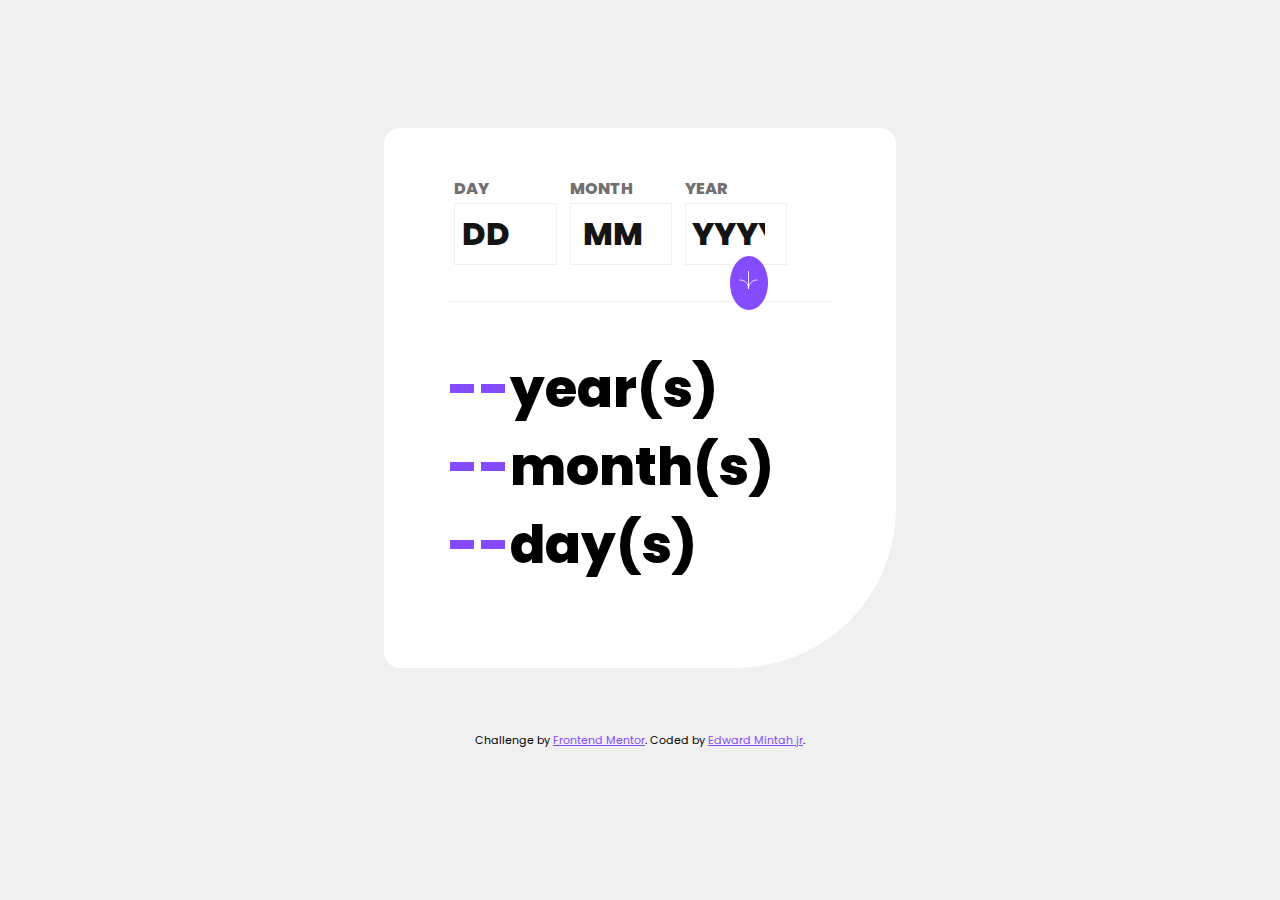
<file: age-calculator-app-main/index.html>
<!DOCTYPE html>
<html lang="en">
<head>
  <meta charset="UTF-8">
  <meta name="viewport" content="width=device-width, initial-scale=1.0"> <!-- displays site properly based on user's device -->

  <link rel="icon" type="image/png" sizes="32x32" href="./assets/images/favicon-32x32.png">
  <link rel="stylesheet" href="./calApp.css">
  
  <title>Frontend Mentor | Age calculator app</title>

  <!-- Feel free to remove these styles or customise in your own stylesheet 👍 -->
</head>
<body>
<div class="wrapper">
  <div class="container">
    <div class="input-flex">

      <div class="input-container">
        <label>Day</label>
        <input type="number" id="day" placeholder="DD">
        <small class="error-day"></small>
      </div>

      <div class="input-container">
        <label>Month</label>
        <input type="number" id="month" placeholder=" MM">
        <small class="error-month"></small>
      </div>

      <div class="input-container">
        <label>Year</label>
        <input type="number" id="year" placeholder="YYYY">
        <small class="error-year"></small>
      </div>

    </div>

    <button class="submit-btn"> <img src="./assets/images/icon-arrow.svg" alt=""></button>
  </div>

  <div class="output-div">
    <h1><span class="output-year">--</span>year(s)</h1>
    <h1><span class="output-month">--</span>month(s)</h1>
    <h1><span class="output-day">--</span>day(s)</h1>
  </div>

  </div>
  
  <div class="attribution">
    Challenge by <a href="https://www.frontendmentor.io?ref=challenge" target="_blank">Frontend Mentor</a>. 
    Coded by <a href="#">Edward  Mintah jr</a>.
  </div>
  <script src="./calApp.js"></script>
</body>
</html>
</file>
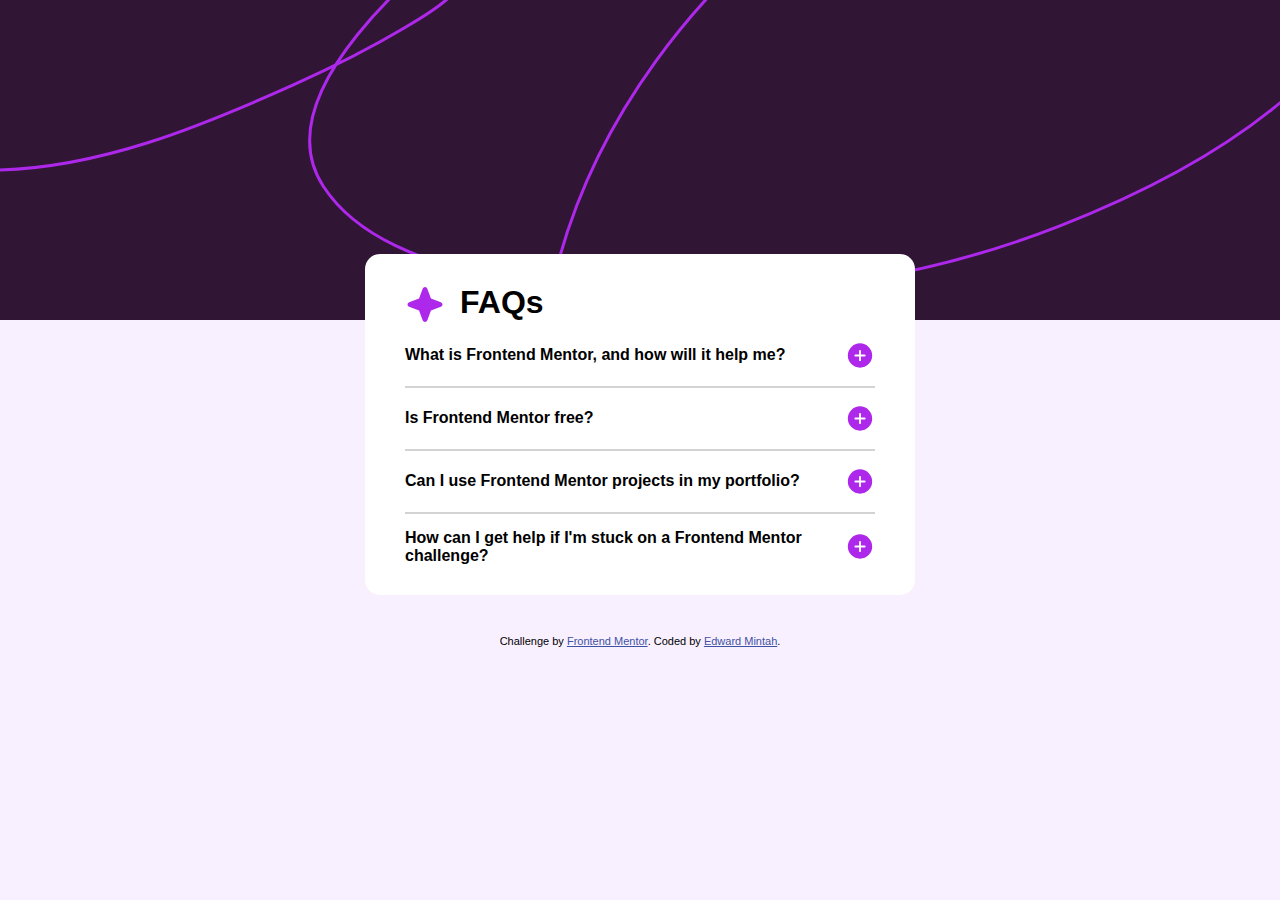
<file: faq-accordion-main/index.html>
<!DOCTYPE html>
<html lang="en">
<head>
  <meta charset="UTF-8">
  <meta name="viewport" content="width=device-width, initial-scale=1.0"> <!-- displays site properly based on user's device -->

  <link rel="icon" type="image/png" sizes="32x32" href="./assets/images/favicon-32x32.png">
  <link rel="stylesheet" href="./Style.css">
  
  <title>Frontend Mentor | FAQ accordion</title>

  
  <style>
    .attribution { font-size: 11px; text-align: center; }
    .attribution a { color: hsl(228, 45%, 44%); }
  </style>
</head>
<body>
  <div class="container">
    <div class="heading">
      <img src="./assets/images/icon-star.svg" alt="">
      <h1>FAQs</h1>
    </div>

    <div class="question">
      <h4>What is Frontend Mentor, and how will it help me?</h4>
      <img src="./assets/images/icon-plus.svg" class="plus" alt="plus">
      <img src="./assets/images/icon-minus.svg" alt="minus" class="minus hidden">
    </div>

    <p class="para hidden">
      Frontend Mentor offers realistic coding challenges to help developers improve their 
      frontend coding skills with projects in HTML, CSS, and JavaScript. It's suitable for 
      all levels and ideal for portfolio building.
    </p>

     <hr>

    <div class="question">
      <h4>Is Frontend Mentor free?</h4>
      <img src="./assets/images/icon-plus.svg" class="plus" alt="plus">
      <img src="./assets/images/icon-minus.svg" alt="minus" class="minus hidden">
    </div>

    <p class="para hidden">
      Yes, Frontend Mentor offers both free and premium coding challenges, with the free 
    option providing access to a range of projects suitable for all skill levels.
    </p>

      <hr>

    <div class="question">
      <h4>Can I use Frontend Mentor projects in my portfolio?</h4>
      <img src="./assets/images/icon-plus.svg" class="plus" alt="plus">
      <img src="./assets/images/icon-minus.svg" alt="minus" class="minus hidden">
    </div>

    <p class="para hidden">
      Yes, you can use projects completed on Frontend Mentor in your portfolio. It's an excellent
      way to showcase your skills to potential employers!
    </p>

    <hr>

    <div class="question">
      <h4>How can I get help if I'm stuck on a Frontend Mentor challenge?</h4>
      <img src="./assets/images/icon-plus.svg" class="plus" alt="plus">
      <img src="./assets/images/icon-minus.svg" alt="minus" class="minus hidden">
    </div>

    <p class="para hidden">
      The best place to get help is inside Frontend Mentor's Discord community. There's a help 
      channel where you can ask questions and seek support from other community members.
    </p>


  </div>  
  <div class="attribution">
    Challenge by <a href="https://www.frontendmentor.io?ref=challenge" target="_blank">Frontend Mentor</a>. 
    Coded by <a href="#">Edward Mintah</a>.
  </div>
  
  <script src="./Script.js"></script>
</body>
</html>
</file>
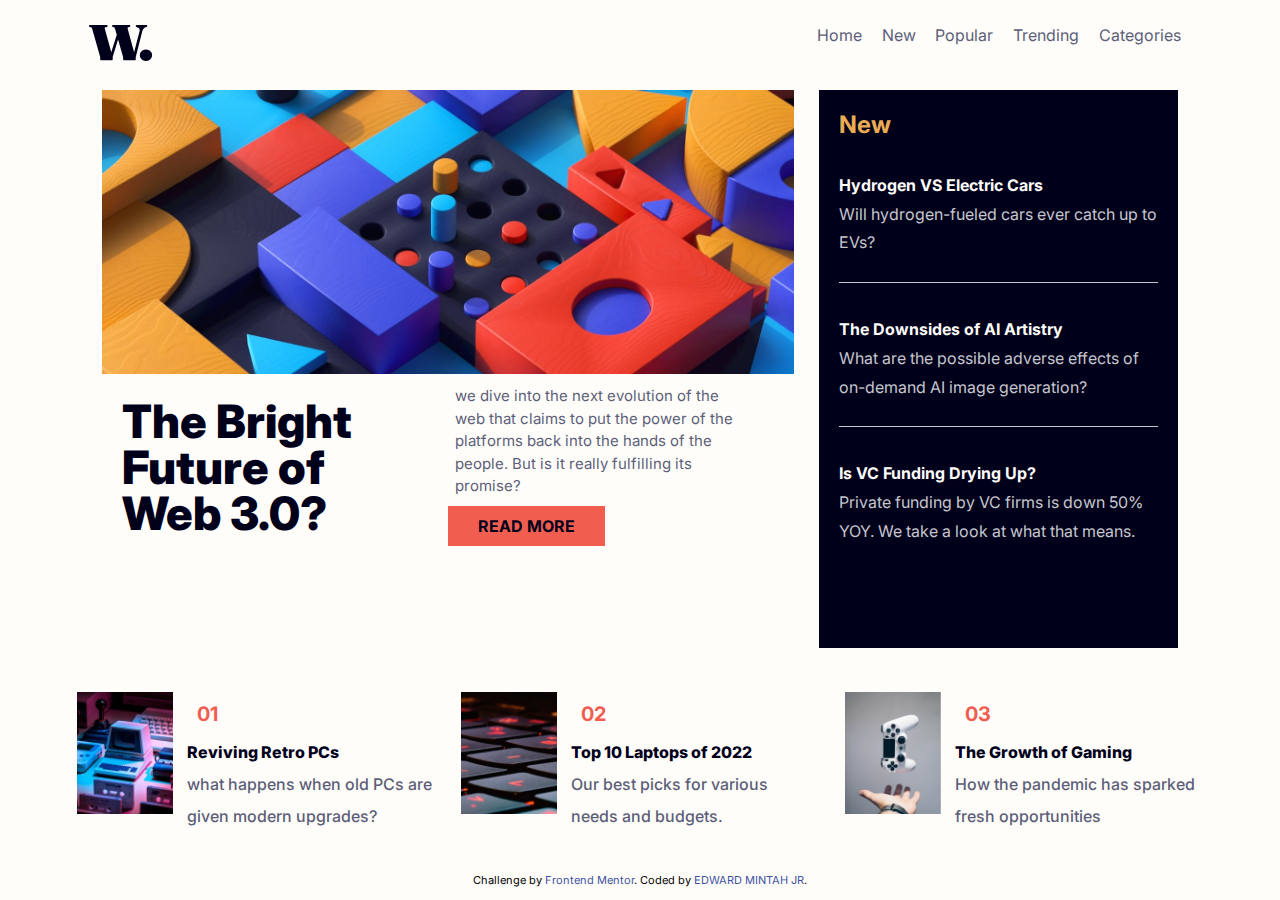
<file: homePageNews/index.html>
<!DOCTYPE html>
<html lang="en">
<head>
  <meta charset="UTF-8">
  <meta name="viewport" content="width=device-width, initial-scale=1.0"> <!-- displays site properly based on user's device -->

  <link rel="icon" type="image/png" sizes="32x32" href="./assets/images/favicon-32x32.png">
  <link rel="stylesheet" href="./newsPage.css">
  
  <title>Frontend Mentor | News homepage</title>

  <!-- Feel free to remove these styles or customise in your own stylesheet 👍 -->
  <style>
    .attribution { font-size: 11px; text-align: center; }
    .attribution a { color: hsl(228, 45%, 44%); }
  </style>
</head>
<body>
  <header>
<img src="./assets/images/logo.svg" alt="" srcset="" class="logo">
    <div class="links-close-div ">
      <div id="closeIcon-div">
        <img src="./assets/images/icon-menu-close.svg" alt="" class="close-menu-icon" id="close-menu-icon">
      </div>

      <div class="ul-links-div" id="ul-links-div">
        <nav>
          <ul>
            <li><a href="#">Home</a></li>
            <li><a href="#">New</a></li>
            <li><a href="#">Popular</a></li>
            <li><a href="#">Trending</a></li>
            <li><a href="#">Categories</a></li>
          </ul>
        </nav>
      </div>
    </div>
    <div class="menuIcon-div">
      <img src="./assets/images/icon-menu.svg" alt="" srcset="" class="menu-icon">
    </div>
  </header>

  <section> 
    <div class="container1">
      <div class="image-brightFuture-readMoreWrapper">
        <div class="image-div">
          <picture>
            <source media="(max-width:375px)" srcset="./assets/images/image-web-3-mobile.jpg">
            <img src="./assets/images/image-web-3-desktop.jpg" alt="" srcset=" ">
          </picture>
        </div>

        <div class="readMoreContainer-div">
          <div class="bright-div">
            <h3>
              The Bright Future of Web 3.0?
            </h3>
          </div>

          <div class="readMore-div">
            <p>
            we dive into the next evolution of the web that claims to put the power of the platforms back into the hands of the people. But is it really fulfilling its promise?
            </p>
            <a href="#">READ MORE</a>
          </div>

        </div>
      </div>

      <div class="newContainer-div">
        <h2>New</h2>

        <p> Hydrogen VS Electric Cars <br> <span>Will hydrogen-fueled cars ever catch up to EVs?</span></p>

        <p>The Downsides of AI Artistry <br> <span>What are the possible adverse effects of on-demand AI image generation?  </span></p>
      
        <p> Is VC Funding Drying Up? <br> <span> Private funding by VC firms is down 50% YOY. We take a look at what that means.</span></p>
      
      </div>
    </div>

    <div class="container2">
      <div class="card-div">
        <div class="img-div">
          <img src="./assets/images/image-retro-pcs.jpg" alt="" srcset="">
        </div>
        <div class="text-div">
          <p>01</p>
          <h4> <span>Reviving Retro PCs</span> <br> what happens when old PCs are given modern upgrades?
          </h4>
        </div>
      </div>
      <div class="card-div">
        <div class="img-div">
          <img src="./assets/images/image-top-laptops.jpg" alt="" srcset="">
        </div>
        <div class="text-div">
          <p>02</p>
          <h4> <span>Top 10 Laptops of 2022</span> <br> Our best picks for various <br>needs and budgets.</h4>
        </div>
      </div>
      <div class="card-div">
        <div class="img-div">
          <img src="./assets/images/image-gaming-growth.jpg" alt="" srcset="">
        </div>

        <div class="text-div">
          <p>03</p>
          <h4><span>The Growth of Gaming</span> <br> How the pandemic has sparked fresh opportunities</h4>
        </div>
      </div>
    </div>
    </div>
  </section>
  <div class="attribution">
    Challenge by <a href="https://www.frontendmentor.io?ref=challenge" target="_blank">Frontend Mentor</a>. 
    Coded by <a href="#">EDWARD MINTAH JR</a>.
  </div>
  <script src="./newsPage.js"></script>
</body>
</html>
</file>
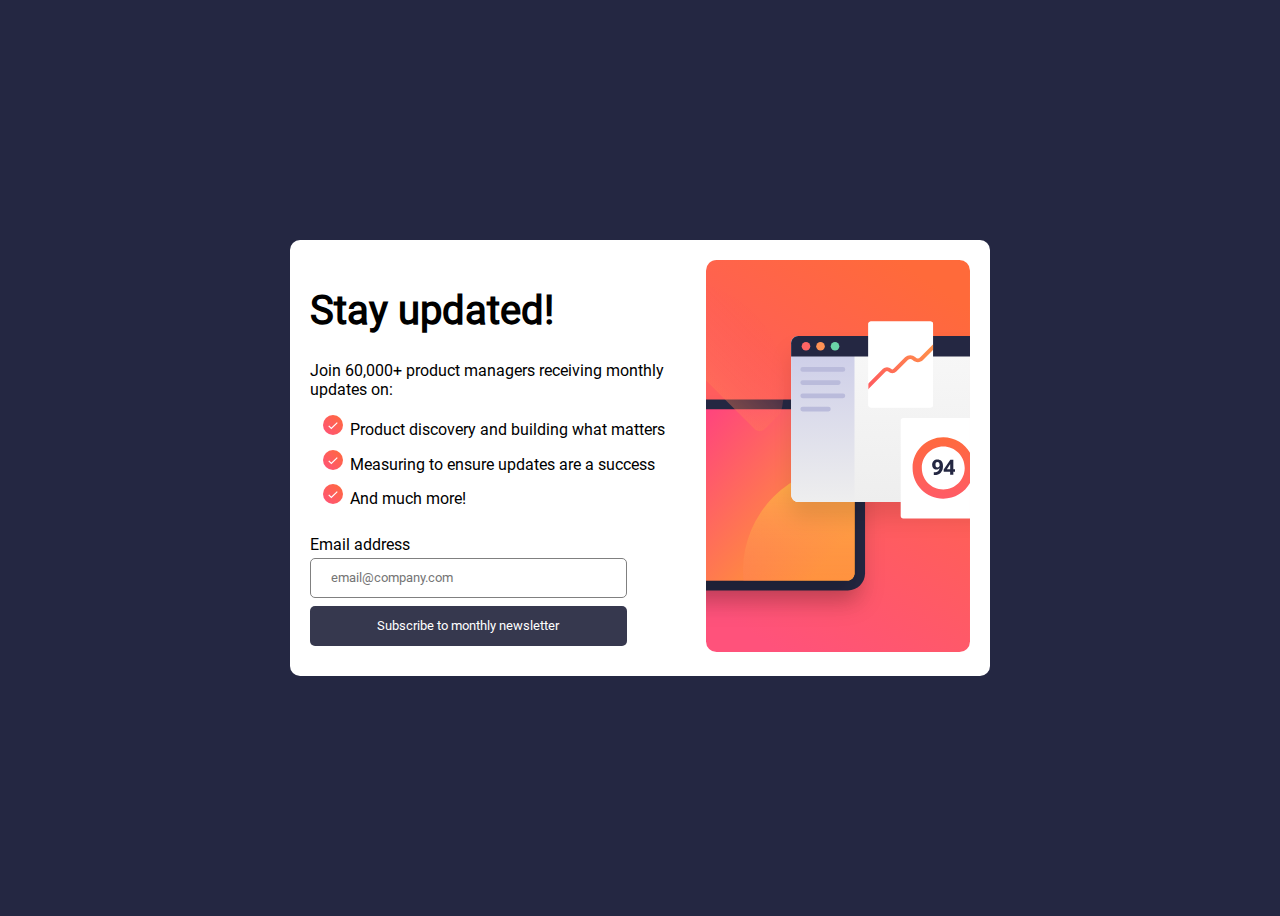
<file: newsletter-sign-up-with-success-message-main/index.html>
<!DOCTYPE html>
<html lang="en">
<head>
  <meta charset="UTF-8">
  <meta name="viewport" content="width=device-width, initial-scale=1.0"> <!-- displays site properly based on user's device -->

  <link rel="icon" type="image/png" sizes="32x32" href="./assets/images/favicon-32x32.png">
  <link rel="stylesheet" href="style.css">
  
  <title>Frontend Mentor | Newsletter sign-up form with success message</title>

  <style>
    .attribution { font-size: 11px; text-align: center; }
    .attribution a { color: hsl(228, 45%, 44%); }
  </style>
</head>
<body>
  <!-- Sign-up form start -->
  <div class="card" id="signUp">
    <div class="right">
      <h1>Stay updated!</h1>

      <p>Join 60,000+ product managers receiving monthly updates on:</p>

      <ul>
        <li>Product discovery and building what matters</li>
        <li>Measuring to ensure updates are a success</li>
        <li>And much more!</li>
      </ul>

      <form action="">

        <label for="">Email address</label>
        <input type="email" name="" id="email" placeholder="email@company.com">

        <button type="submit">Subscribe to monthly newsletter</button>
      </form>
    </div>

    <div class="left">
      <img src="./assets/images/illustration-sign-up-desktop.svg" alt="">
    </div>
  </div>
  <!-- Sign-up form end -->

  <!-- Success message start -->
  <div class="success hidden" id="Success" >
    <img src="./assets/images/icon-success.svg" class="Logo" alt="">
    <h1>Thanks for subscribing!</h1>

    <p>A confirmation email has been sent to <strong id="submitted_email"></strong>. 
    Please open it and click the button inside to confirm your subscription.</p>

    <button id="dismiss">Dismiss message</button>
  </div>
  <!-- Success message end -->
  
  <!-- <div class="attribution">
    Challenge by <a href="https://www.frontendmentor.io?ref=challenge" target="_blank">Frontend Mentor</a>. 
    Coded by <a href="#">Edward Mintah jr</a>.
  </div> -->
  <script src="./index.js"></script>
</body>
</html>
</file>
<file: age-calculator-app-main/calApp.css>
@import url('https://fonts.googleapis.com/css2?family=Poppins:ital,wght@0,100;0,200;0,300;0,400;0,500;0,600;0,700;0,800;0,900;1,100;1,200;1,300;1,400;1,500;1,600;1,700;1,800;1,900&display=swap');

*{
    font-family:Poppins;
    padding: 0;
    margin: 0;
    box-sizing: border-box;
}

:root{
--purple: hsl(259, 100%, 65%);
--light-red: hsl(0, 100%, 67%);
--white: hsl(0, 0%, 100%);
--off-white:hsl(0, 0%, 94%);
--Light-grey: hsl(0, 0%, 86%);
--Smokey-grey: hsl(0, 1%, 44%);
--Off-black: hsl(0, 0%, 8%);
}

body{
    display: flex;
    flex-direction: column;
    align-items: center;
    background-color: var(--off-white);
}

.wrapper{
    width:40vw;
    height:60vh;
    background-color: var(--white);
    border-top-left-radius: 1rem;
    border-top-right-radius: 1rem;
    border-bottom-left-radius:1rem ;
    border-bottom-right-radius: 10rem;
    padding: 3rem 4rem;
    margin-top: 8rem;
}
.container{
    width: 30vw;
    height: 14vh;
    border-bottom: 1px solid var(--off-white);
    margin-bottom: 3rem;
}
.input-flex{
    display: flex;
    flex-direction: row;
    justify-content: space-around;
    width: 27vw;
    height: 16vh;

}
.input-container{
    display: flex;
    flex-direction: column;
    width:8vw;
    height: 9vh;
    margin-bottom: 1px;
}
.input-container small{
    color: var(--light-red);
}
.input-container label{
    font-size: 1rem;
    margin-bottom: 0.1rem;
    font-weight: 800;
    color: var(--Smokey-grey);
    text-transform: uppercase;
}
.input-container input{
    width: 8vw;
    padding: 0.4rem;
    outline: none;
    border: 0.1rem solid var(--off-white);
    font-size: 32px;
    font-weight: 800;
    caret-color: var(--purple);
}

.input-container input:focus{
    box-shadow: 0 0 2px var(--purple);
}

.input-container ::placeholder{
    color: var(--Off-black);
}
button{
    width: 3vw;
    height: 6vh;
    border: none;
    border-radius: 50%;
    background-color: var(--purple);
    top: 16rem;
    position: absolute;
    right:32rem;
    cursor: pointer;
}
button:hover{
    background-color: var(--Off-black);
}
button img{
    width: 1.5vw
}
.output-div{
    width: 35vw;
    height: 33vh;
}
.output-div h1{
    font-size: 3.3rem;
    font-weight: 800;
}
.output-div h1 span{
    color: var(--purple);
}
.attribution { 
    font-size: 11px; 
    text-align: center;
    margin-top: 5%; 
}
.attribution a { color:var(--purple) }

@media (max-width:375px){
    .wrapper{
        width: 80vw;
        height: 50vh;
        padding: 1.5rem ;
        margin-bottom: 2rem;
        border-bottom-right-radius: 5rem;
    }
    .container{
        width: 75vw;
        height: 15vh;
    }
    .input-flex{
        width: 75vw;
        height: 10vh;
    }

    .input-container{
        width: 25vw;
    }
    .input-container small {
        font-size: 0.5rem;
    }
    .input-container label{
        font-size: 0.7rem;
    }
    .input-container input{
        width: 5rem;
        height: 5vh;
        font-size: 22px;
    }

    .output-div{
        width: 69vw;
        height: 25vh;
    }
    .output-div h1{
        font-size: 2.3rem;
    }

    button{
        width: 2rem;
        height: 2rem;
        top: 33vh;
        right: 47vw;
    }
    button img{
        width: 1rem;
    }
    .attribution{
        font-size: 8px;
        margin-top: 1rem;
    }
    
}
</file>
<file: faq-accordion-main/Style.css>
*{
  margin: 0;
  padding: 0;
  box-sizing: border-box;
  font-family: sans-serif;
}

body{
  background:url(./assets/images/background-pattern-desktop.svg) no-repeat;
  background-color: hsl(275, 100%, 97%);
  display: flex;
  flex-direction: column;
  justify-content: center;
  align-items: center;
  width: 100%;
  min-height: 100vh;
}

.container{
  background: #fff;
  width: 550px;
  padding: 30px 40px;
  display: flex;
  flex-direction: column;
  gap: 15px;
  border-radius: 15px;
  margin-bottom: 40px;
}

.container .heading {
  display: flex;
  gap: 15px;
}

.container .heading h1 {
  font-weight: 800;
}

.container .question {
  display: flex;
  flex-direction: row;
  justify-content: space-between;
  align-items: center;
}
.container p {
  color:  hsl(292, 42%, 14%);
  font-size: 16px;
}

.container .question img {
  cursor: pointer;
}

.hidden {
  display: none;
}

.container hr {
  border: 1px solid #d3d3d3;
}

@media (max-width: 565px) {
  .container{
    width: 400px;
  } 
}
@media (max-width: 400px) {
  .container{
    width: 350px;
  } 
}
</file>
<file: homePageNews/newsPage.css>
@import url("https://fonts.googleapis.com/css2?family=Edu+AU+VIC+WA+NT+Hand:wght@400..700&family=Handlee&family=Inter:ital,opsz,wght@0,14..32,100..900;1,14..32,100..900&family=Nunito+Sans:ital,opsz,wght@0,6..12,200..1000;1,6..12,200..1000&family=PT+Sans:ital,wght@0,400;0,700;1,400;1,700&display=swap");
* { padding: 0px; margin: 0px; box-sizing: border-box; font-family: inter; text-decoration: none; list-style: none; }
:root { --Soft-orange: #e9ab53; --Soft-red: #f15e50; --Off-white: #fffdfa; --Grayish-blue: #c5c6ce; --Dark-grayish-blue: #5d5f79; --Very-dark-blue: #00001a; }
.close-menu-icon { display: none; }
.menuIcon-div { display: none; }
body { background-color: var(--Off-white); }
header { width: 90vw; height: 10vh; margin: 0px auto; display: flex; flex-direction: row; justify-content: space-between; padding: 25px; }
header .logo { width: 5vw; height: 4vh; }
.links-div { width: 35vw; }
header nav { width: 30vw; }
header nav ul { display: flex; flex-direction: row; place-content: center space-around; }
header nav ul li a { color: var(--Dark-grayish-blue); }
header nav ul li a:hover { color: var(--Soft-red); }
section { width: 90vw; min-height: 87vh; margin: 0px auto; }
.container1 .image-div { width: 54vw; }
.image-div img { width: 100%; }
.container1 { width: 90vw; min-height: 65vh; display: flex; flex-direction: row; justify-content: space-around; }
.image-brightFuture-readMoreWrapper { width: 50vw; height: 65vh; }
.readMoreContainer-div { width: 50vw; display: flex; flex-direction: row; justify-content: space-between; }
.bright-div { width: 23vw; }
.bright-div h3 { font-size: 46px; font-weight: 850; line-height: 1; padding: 20px; color: var(--Very-dark-blue); }
.readMore-div { width: 23vw; }
.readMore-div p { font-size: 15px; line-height: 1.5; padding: 7px; color: var(--Dark-grayish-blue); margin-bottom: 4%; }
.readMore-div a { background-color: var(--Soft-red); color: var(--Very-dark-blue); font-weight: 700; padding: 10px 30px; }
.readMore-div a:hover { color: var(--Off-white); background-color: var(--Very-dark-blue); }
.newContainer-div { width: 28vw; height: 62vh; background-color: var(--Very-dark-blue); padding: 20px; }
.newContainer-div h2 { color: var(--Soft-orange); }
.newContainer-div p { color: var(--Off-white); margin-top: 10%; margin-bottom: 3%; font-weight: 700; border-bottom: 1px solid var(--Grayish-blue); padding-bottom: 25px; line-height: 1.8; }
.newContainer-div p:last-child { border-bottom: 0px; }
.newContainer-div p:hover { color: var(--Soft-orange); cursor: pointer; }
.newContainer-div p span { color: var(--Grayish-blue); font-weight: 400; }
.container2 { width: 90vw; min-height: 20vh; display: flex; flex-direction: row; justify-content: space-around; margin-top: 1.5%; }
.card-div { width: 28vw; min-height: 20vh; display: flex; }
.img-div { margin-right: 4%; }
.img-div img { width: 7.5vw; }
.text-div p { font-size: 20px; font-weight: 700; color: var(--Soft-red); padding: 10px; }
.text-div h4 span { color: var(--Very-dark-blue); font-weight: 800; cursor: pointer; }
.text-div h4 span:hover { color: var(--Soft-red); }
.text-div h4 { font-weight: 500; line-height: 2; color: var(--Dark-grayish-blue); }
@media (max-width: 375px) {
  header { display: flex; flex-direction: row; align-items: center; width: 100%; height: 7vh; justify-content: space-between; }
  .links-close-div { display: none; }
  .active { position: absolute; display: flex; flex-direction: column; width: 71vw; height: 60vh; top: 0px; right: 3px; background-color: var(--Off-white); padding: 10px; }
  #closeIcon-div { width: 50vw; height: 3vh; }
  .close-menu-icon { width: 6vw; margin-bottom: 9%; display: block; float: right; }
  .ul-links-div { width: 40vw; margin-top: 25%; display: flex; flex-direction: column; justify-content: center; }
  .ul-links-div nav ul { display: block; }
  .ul-links-div nav ul li { margin-bottom: 10%; }
  header .menuIcon-div { display: block; width: 5vw; }
  header .logo { width: 7vw; height: 3vh; }
  section { width: 100vw; height: 220vh; }
  .container1 { width: 100vw; height: 150vh; display: flex; flex-direction: column; align-items: center; }
  .container1 .image-div { width: 95vw; }
  .image-brightFuture-readMoreWrapper { width: 100vw; display: flex; flex-direction: column; align-items: center; margin-bottom: 10%; }
  .readMoreContainer-div { width: 100vw; height: 20vh; display: flex; flex-direction: column; align-items: center; margin-bottom: 20%; }
  .readMore-div a { margin-left: 4%; }
  .bright-div { width: 100vw; height: 20vh; padding: 0px 15px; }
  .bright-div h3 { font-size: 38px; padding: 15px; font-weight: 900; line-height: 1.2; }
  .readMore-div { width: 100vw; }
  .readMore-div p { font-size: 13px; line-height: 1.3; }
  .newContainer-div { width: 95vw; padding: 10px; }
  .newContainer-div p { font-size: 14px; line-height: 1.5; margin-bottom: 15px; }
  .newContainer-div p span { font-weight: 300; }
  .container2 { width: 100vw; display: flex; flex-direction: column; align-items: center; margin-top: 10px; }
  .card-div { width: 95vw; height: 14vh; margin-bottom: 1%; }
  .img-div { width: 25vw; margin-right: 2%; }
  .img-div img { width: 20vw; }
  .text-div p { font-size: 15px; font-weight: 700; padding: 5px; }
  .text-div h4 span { font-weight: 700; cursor: pointer; }
  .text-div h4 { font-size: 13px; font-weight: 500; line-height: 1.3; color: var(--Dark-grayish-blue); }
}
</file>
<file: newsletter-sign-up-with-success-message-main/style.css>
@font-face{
  font-family: MyFont;
  src:url(./assets/fonts/Roboto-Regular.ttf)
}

*{
  font-family: MyFont;
  box-sizing: border-box;
}

body {
  display: flex;
  justify-content: center;
  align-items: center;
  min-height: 100vh;
  background-color: hsl(234, 29%, 20%);
}

.card { 
display: flex;
width: 700px;
background-color: white;
padding: 20px;
border-radius: 10px;
}

.right{
width: 60%;
}
.left {
  width: 40%;
}

.left img {
  width: 100%;
}

ul {
  display: flex;
  flex-direction:column;
  justify-content: center;
  list-style-image: url(./assets/images/icon-success.svg);
}

ul li{
  margin-bottom: 3%;
}

form{
  display: flex;
  flex-direction: column;
}
form label {
  margin-bottom: 1%;
}
form input {
  width: 80%;
  height: 40px;
  border-radius: 5px;
  padding-left: 20px;
  border: 1px solid gray;
  outline: none;
  margin-bottom: 2%;
}

form button{
  width: 80%;
  height: 40px;
  border-radius: 5px;
  background-color: hsl(235, 18%, 26%);
  border: none;
  color: white;
  cursor: pointer;
}

button:hover{
  background-image: linear-gradient( to left,hsl(23, 95%, 52%),hsl(4, 91%, 65%));
}

h1 {
  font-size: 40px;
}

.hidden{
  display: none;
}

.success{
  width: 400px;
  background-color: white;
  border-radius: 10px;
  padding: 30px;
}

.success h1 {
  font-size: 50px;
}

.success button {
  width: 100%;
  height: 45px;
  border: none;
  border-radius: 10px;
  cursor: pointer;
  background-color: hsl(235, 18%, 26%);
  color: white;
}

.Logo{
  width: 50px;
}

/* codes below makes the interface responsive  */

@media (max-width: 768px){
  .card{
    flex-direction: column-reverse;
    width: 95%;
    padding: 0;
  }
  body{
    padding: 0;
    margin: 0;
  }
  .card h1 {
    font-size: 30px;
  }
  .left{
    width:100%; 
  }
  .left img {
    content: url('./assets/images/illustration-sign-up-mobile.svg');
  }
  .right{
    width: 100%;
    padding: 20px;
  }
  form {
    width: 90%;
    flex-direction: column;
    justify-content: center;

  } 
  form input{
    width: 100%;
    margin-bottom: 4%;
    margin-top: 2%;
  }
  form button{
    width: 100%;
  }
  .success {
    width: 100%;
    height:100vh;
    border-radius:0;
    padding-top: 90px;
  }
}
</file>
